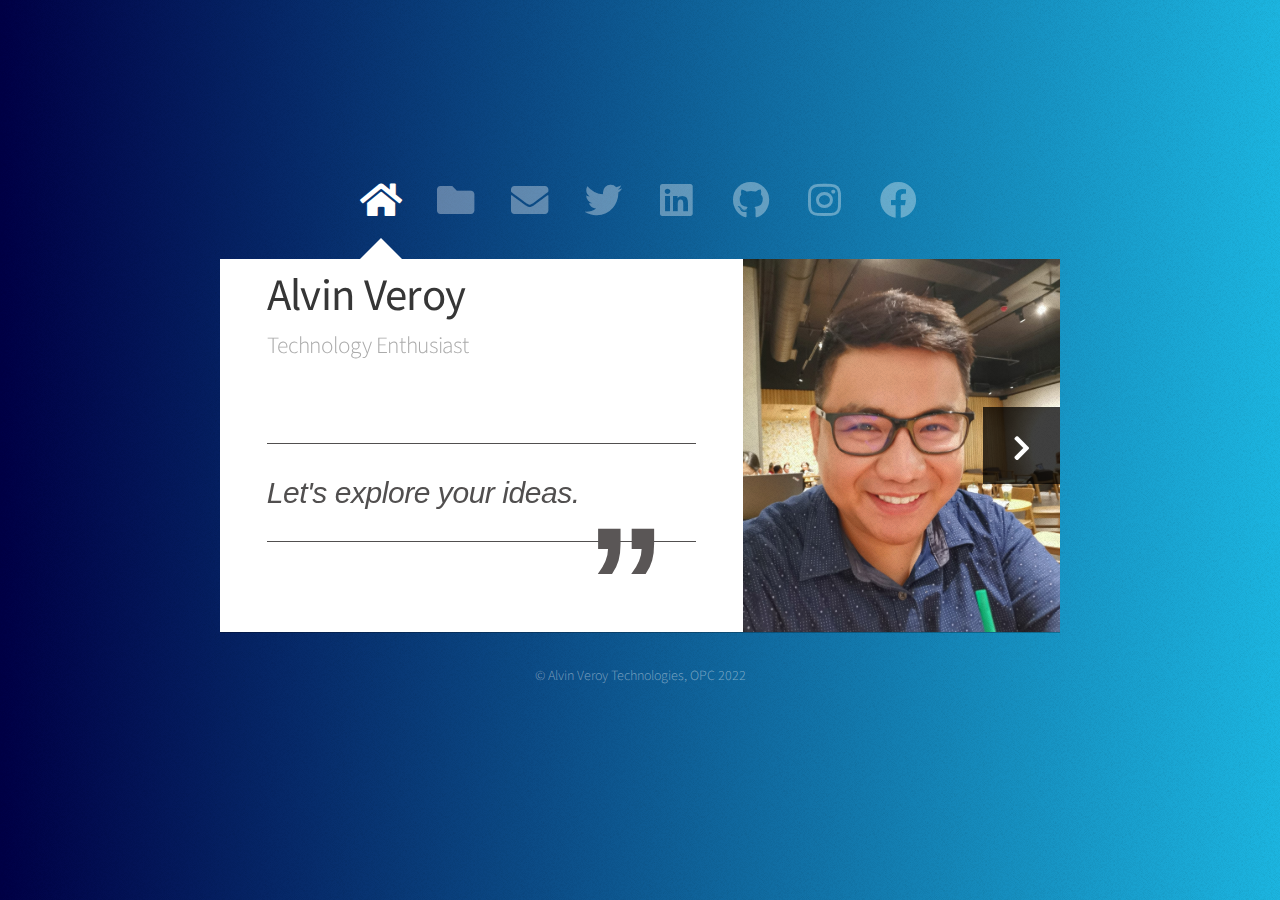
<file: index.html>
<!DOCTYPE HTML>
<html>
	<head>
		<!-- Global site tag (gtag.js) - Google Analytics -->
		<script async src="https://www.googletagmanager.com/gtag/js?id=UA-135917885-1"></script>
		<script>
  			window.dataLayer = window.dataLayer || [];
  			function gtag(){dataLayer.push(arguments);}
  			gtag('js', new Date());

  			gtag('config', 'UA-135917885-1');
		</script>

		<title>Alvin Veroy - Technology Enthusiast</title>
		<meta charset="utf-8" />
		<meta name="viewport" content="width=device-width, initial-scale=1, user-scalable=no" />
		<meta name="description" content="Alvin Veroy is a technology leader who has guided his clients through complex implementation projects. His passion for innovation led him to co-found several start-ups and solutions.">

		<meta property="og:locale" content="en_US" />
		<meta property="og:site_name" content="Alvin Veroy" />
		<meta property="og:title" content="Alvin Veroy - Technology Enthusiast" />
		<meta property="og:url" content="https://alvin.tech" />
		<meta property="og:type" content="website" />
		<meta property="og:description" content="Alvin Veroy is a technology leader who has guided his clients through complex implementation projects. His passion for innovation led him to co-found several start-ups and solutions." />
		<meta property="og:image" content="https://github.com/alvinveroy/alvinveroy.github.io/raw/master/images/me.jpg" />
		<meta property="fb:app_id" content="1867888206773479" />

		<meta name="twitter:card" content="summary" />
		<meta name="twitter:site" content="@AlvinVeroy" />
		<meta name="twitter:title" content="Alvin Veroy - Technology Enthusiast" />
		<meta name="twitter:url" content="https://alvin.tech" />
		<meta name="twitter:description" content="Alvin Veroy is a technology leader who has guided his clients through complex implementation projects. His passion for innovation led him to co-found several start-ups and solutions." />
		<meta name="twitter:image" content="https://github.com/alvinveroy/alvinveroy.github.io/raw/master/images/me.jpg" />

		<link rel="stylesheet" href="assets/css/main.css" />
		<noscript><link rel="stylesheet" href="assets/css/noscript.css" /></noscript>
	</head>
	<body class="is-preload">

		<!-- Wrapper-->
			<div id="wrapper">

				<!-- Nav -->
					<nav id="nav">
						<a href="#" class="icon solid fa-home"><span>Home</span></a>
						<a href="#work" class="icon solid fa-folder"><span>Work</span></a>
						<a href="#contact" class="icon solid fa-envelope"><span>Contact</span></a>
						<a href="https://twitter.com/AlvinVeroy" class="icon brands fa-twitter"><span>Twitter</span></a>
						<a href="https://www.linkedin.com/in/alvinveroy/" class="icon brands fa-linkedin"><span>LinkedIn</span></a>
						<a href="https://github.com/alvinveroy" class="icon brands fa-github"><span>Github</span></a>
						<a href="https://www.instagram.com/alvinveroy/" class="icon brands fa-instagram"><span>Instagram</span></a>
						<a href="https://www.facebook.com/alvinveroy.tech" class="icon brands fa-facebook"><span>Facebook</span></a>
					</nav>

				<!-- Main -->
					<div id="main">

						<!-- Me -->
							<article id="home" class="panel intro">
								<header>
									<h1>Alvin Veroy</h1>
									<p>Technology Enthusiast</p>
									<div class="blockquote-wrapper">
										<div class="blockquote">
										  <h1>
											Let's explore your ideas.
										   </h1>
										</div>
									  </div>
								</header>
								<a href="#work" class="jumplink pic">
									<span class="arrow icon solid fa-chevron-right"><span>See my work</span></span>
									<img src="images/me.jpg" alt="" />
								</a>
							</article>

						<!-- Work -->
							<article id="work" class="panel">
								<header>
									<h2>Work</h2>
								</header>
								<p>
									Phasellus enim sapien, blandit ullamcorper elementum eu, condimentum eu elit.
									Vestibulum ante ipsum primis in faucibus orci luctus et ultrices posuere cubilia
									luctus elit eget interdum.
								</p>
								<section>
									<div class="row">
										<div class="col-4 col-6-medium col-12-small">
											<a href="#" class="image fit"><img src="images/pic01.jpg" alt=""></a>
										</div>
										<div class="col-4 col-6-medium col-12-small">
											<a href="#" class="image fit"><img src="images/pic02.jpg" alt=""></a>
										</div>
										<div class="col-4 col-6-medium col-12-small">
											<a href="#" class="image fit"><img src="images/pic03.jpg" alt=""></a>
										</div>
										<div class="col-4 col-6-medium col-12-small">
											<a href="#" class="image fit"><img src="images/pic04.jpg" alt=""></a>
										</div>
										<div class="col-4 col-6-medium col-12-small">
											<a href="#" class="image fit"><img src="images/pic05.jpg" alt=""></a>
										</div>
										<div class="col-4 col-6-medium col-12-small">
											<a href="#" class="image fit"><img src="images/pic06.jpg" alt=""></a>
										</div>
										<div class="col-4 col-6-medium col-12-small">
											<a href="#" class="image fit"><img src="images/pic07.jpg" alt=""></a>
										</div>
										<div class="col-4 col-6-medium col-12-small">
											<a href="#" class="image fit"><img src="images/pic08.jpg" alt=""></a>
										</div>
										<div class="col-4 col-6-medium col-12-small">
											<a href="#" class="image fit"><img src="images/pic09.jpg" alt=""></a>
										</div>
										<div class="col-4 col-6-medium col-12-small">
											<a href="#" class="image fit"><img src="images/pic10.jpg" alt=""></a>
										</div>
										<div class="col-4 col-6-medium col-12-small">
											<a href="#" class="image fit"><img src="images/pic11.jpg" alt=""></a>
										</div>
										<div class="col-4 col-6-medium col-12-small">
											<a href="#" class="image fit"><img src="images/pic12.jpg" alt=""></a>
										</div>
									</div>
								</section>
							</article>

						<!-- Contact -->
							<article id="contact" class="panel">
								<header>
									<h2>Contact Me</h2>
								</header>
								<!-- Calendly inline widget begin -->
								<div class="calendly-inline-widget" data-url="https://calendly.com/alvinveroy" style="min-width:320px;height:630px;"></div>
								<script type="text/javascript" src="https://assets.calendly.com/assets/external/widget.js" async></script>
								<!-- Calendly inline widget end -->
							</article>

					</div>

				<!-- Footer -->
					<div id="footer">
						<ul class="copyright">
							<li>&copy; Alvin Veroy Technologies, OPC 2022</li>
						</ul>
					</div>

			</div>

		<!-- Scripts -->
			<script src="assets/js/jquery.min.js"></script>
			<script src="assets/js/browser.min.js"></script>
			<script src="assets/js/breakpoints.min.js"></script>
			<script src="assets/js/util.js"></script>
			<script src="assets/js/main.js"></script>

	</body>
</html>
</file>
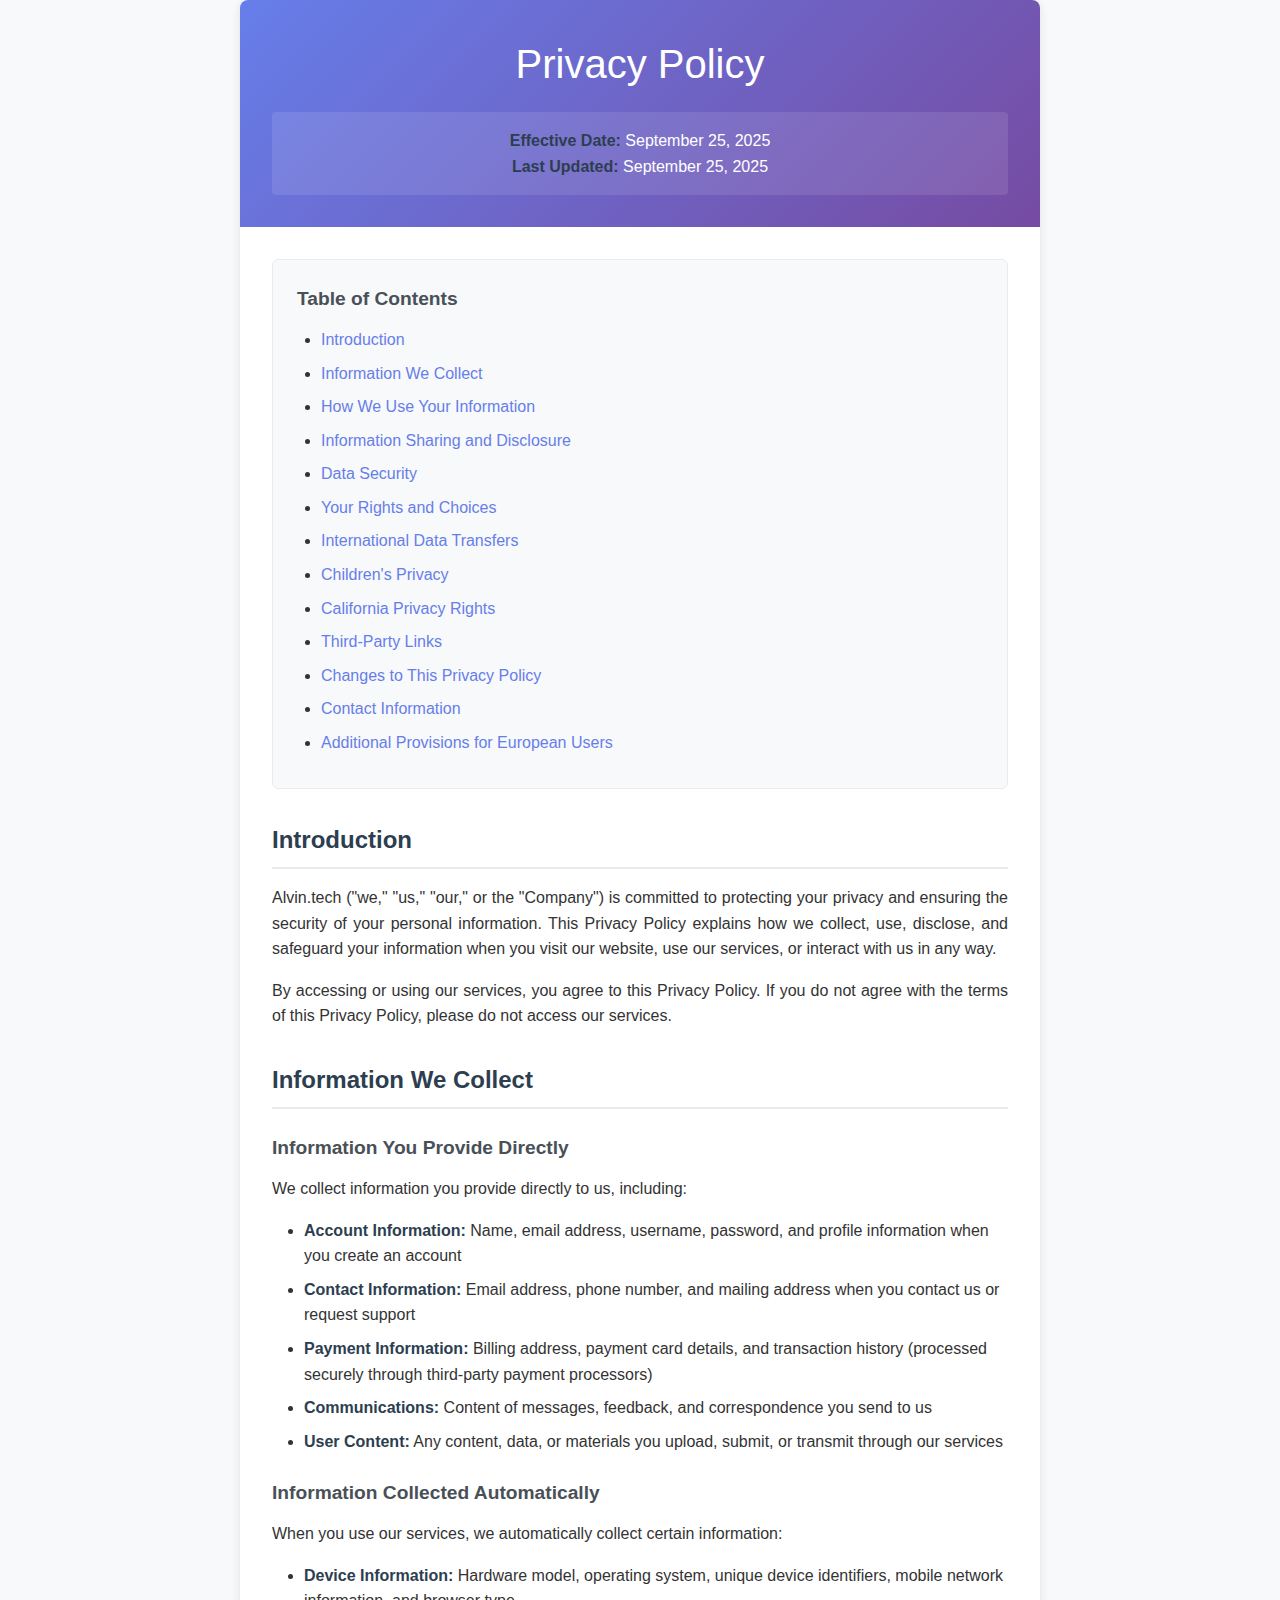
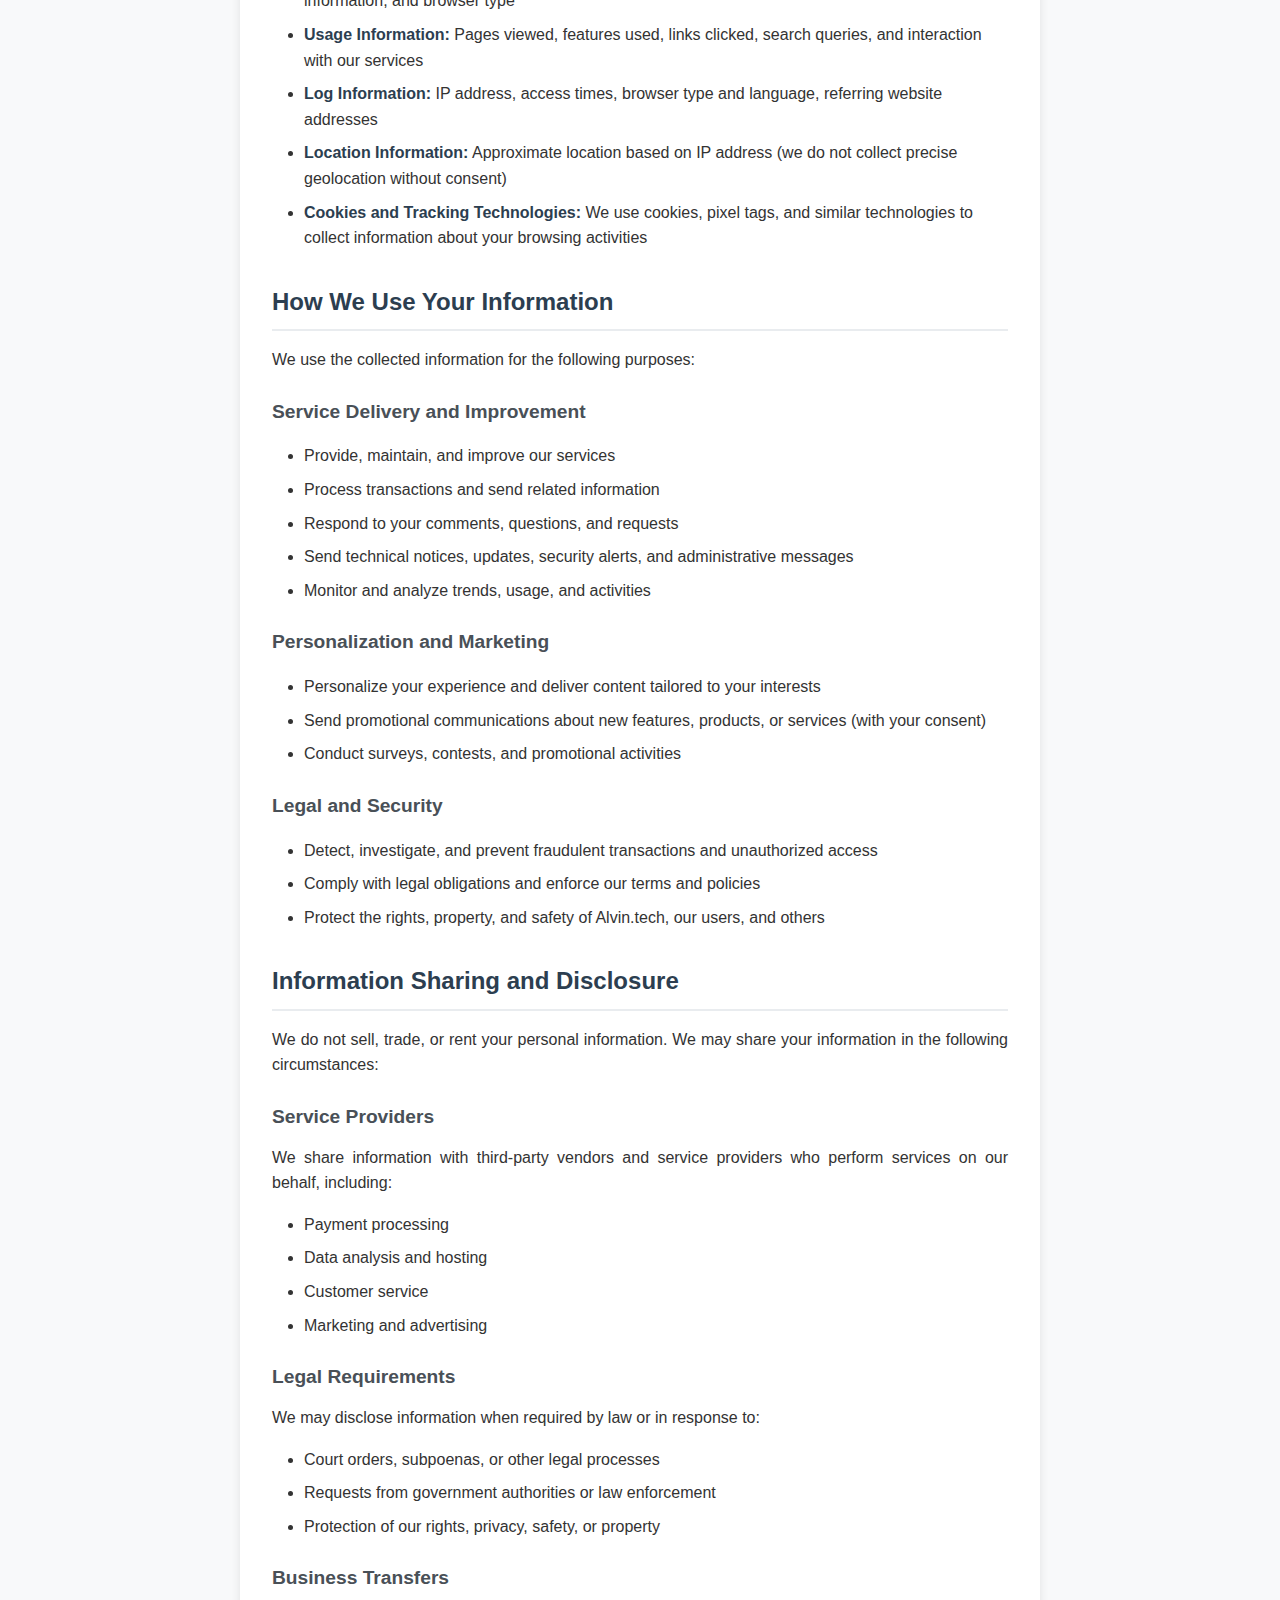
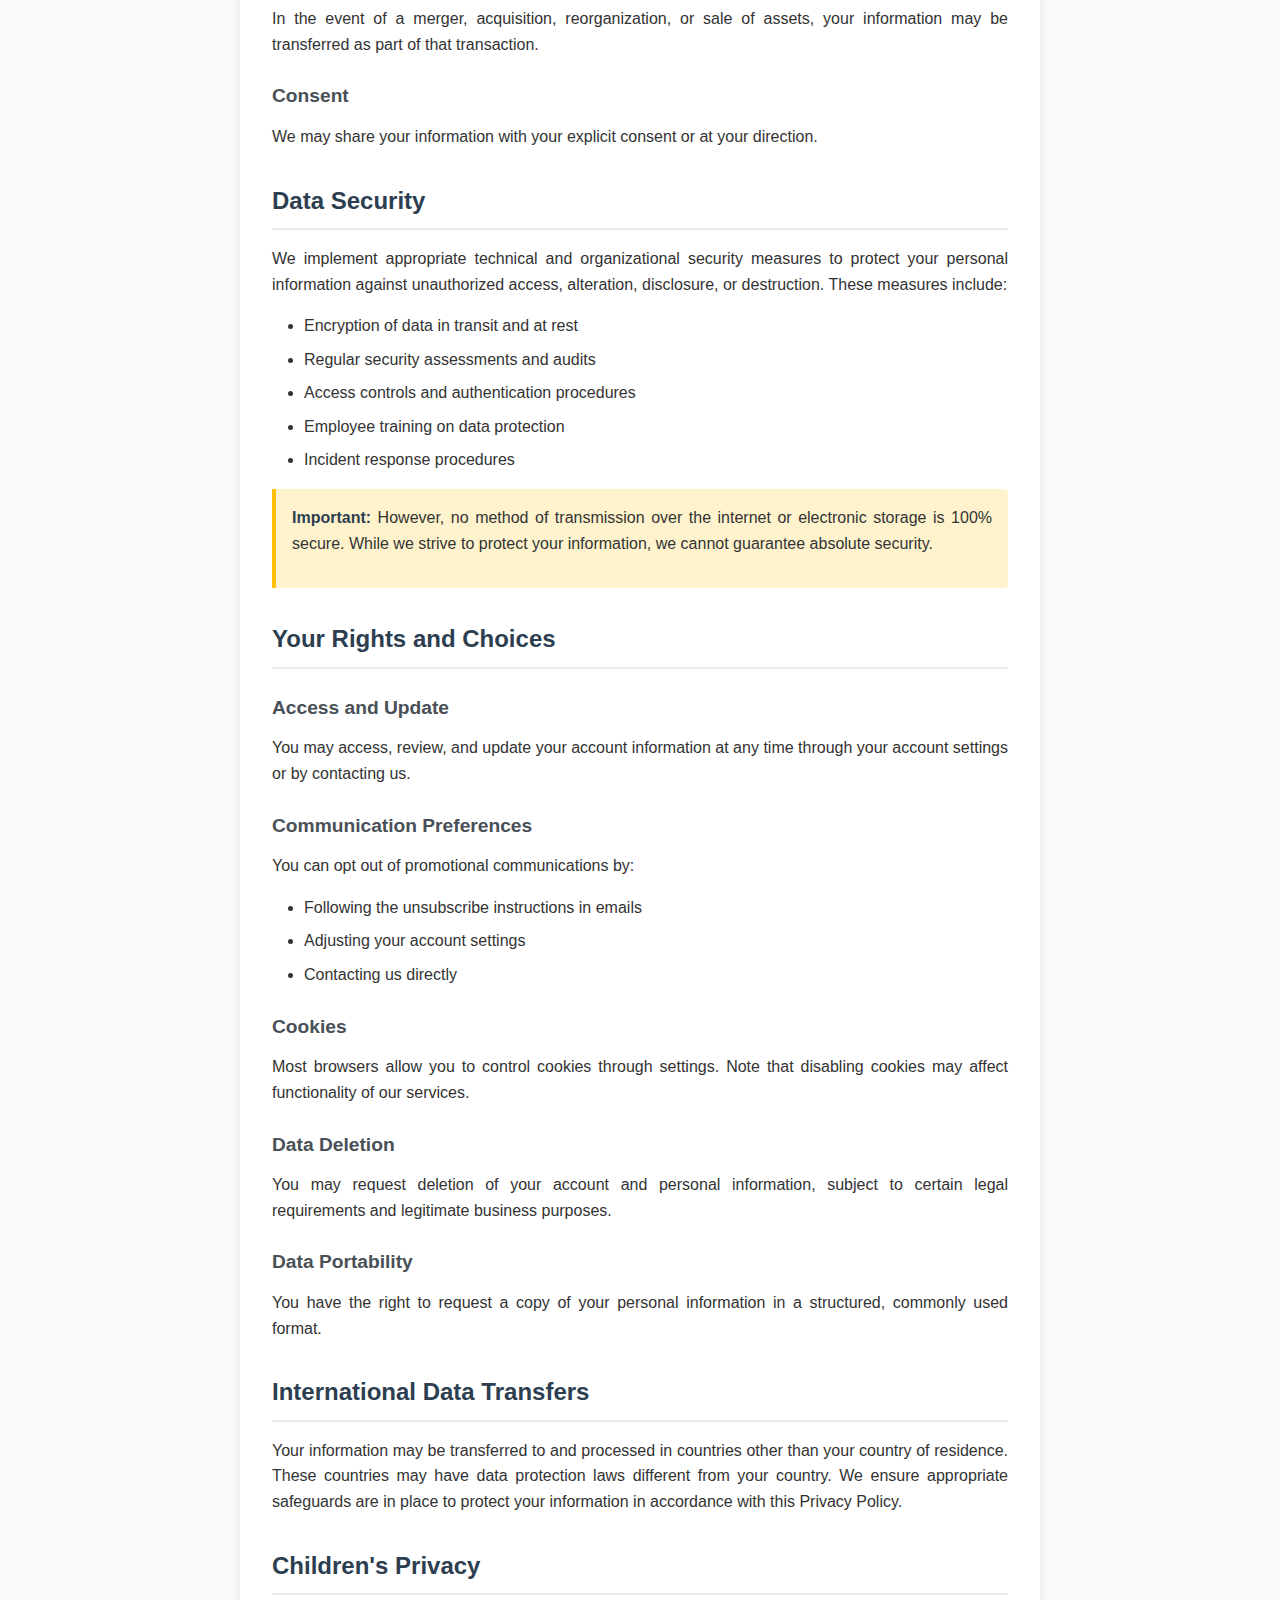
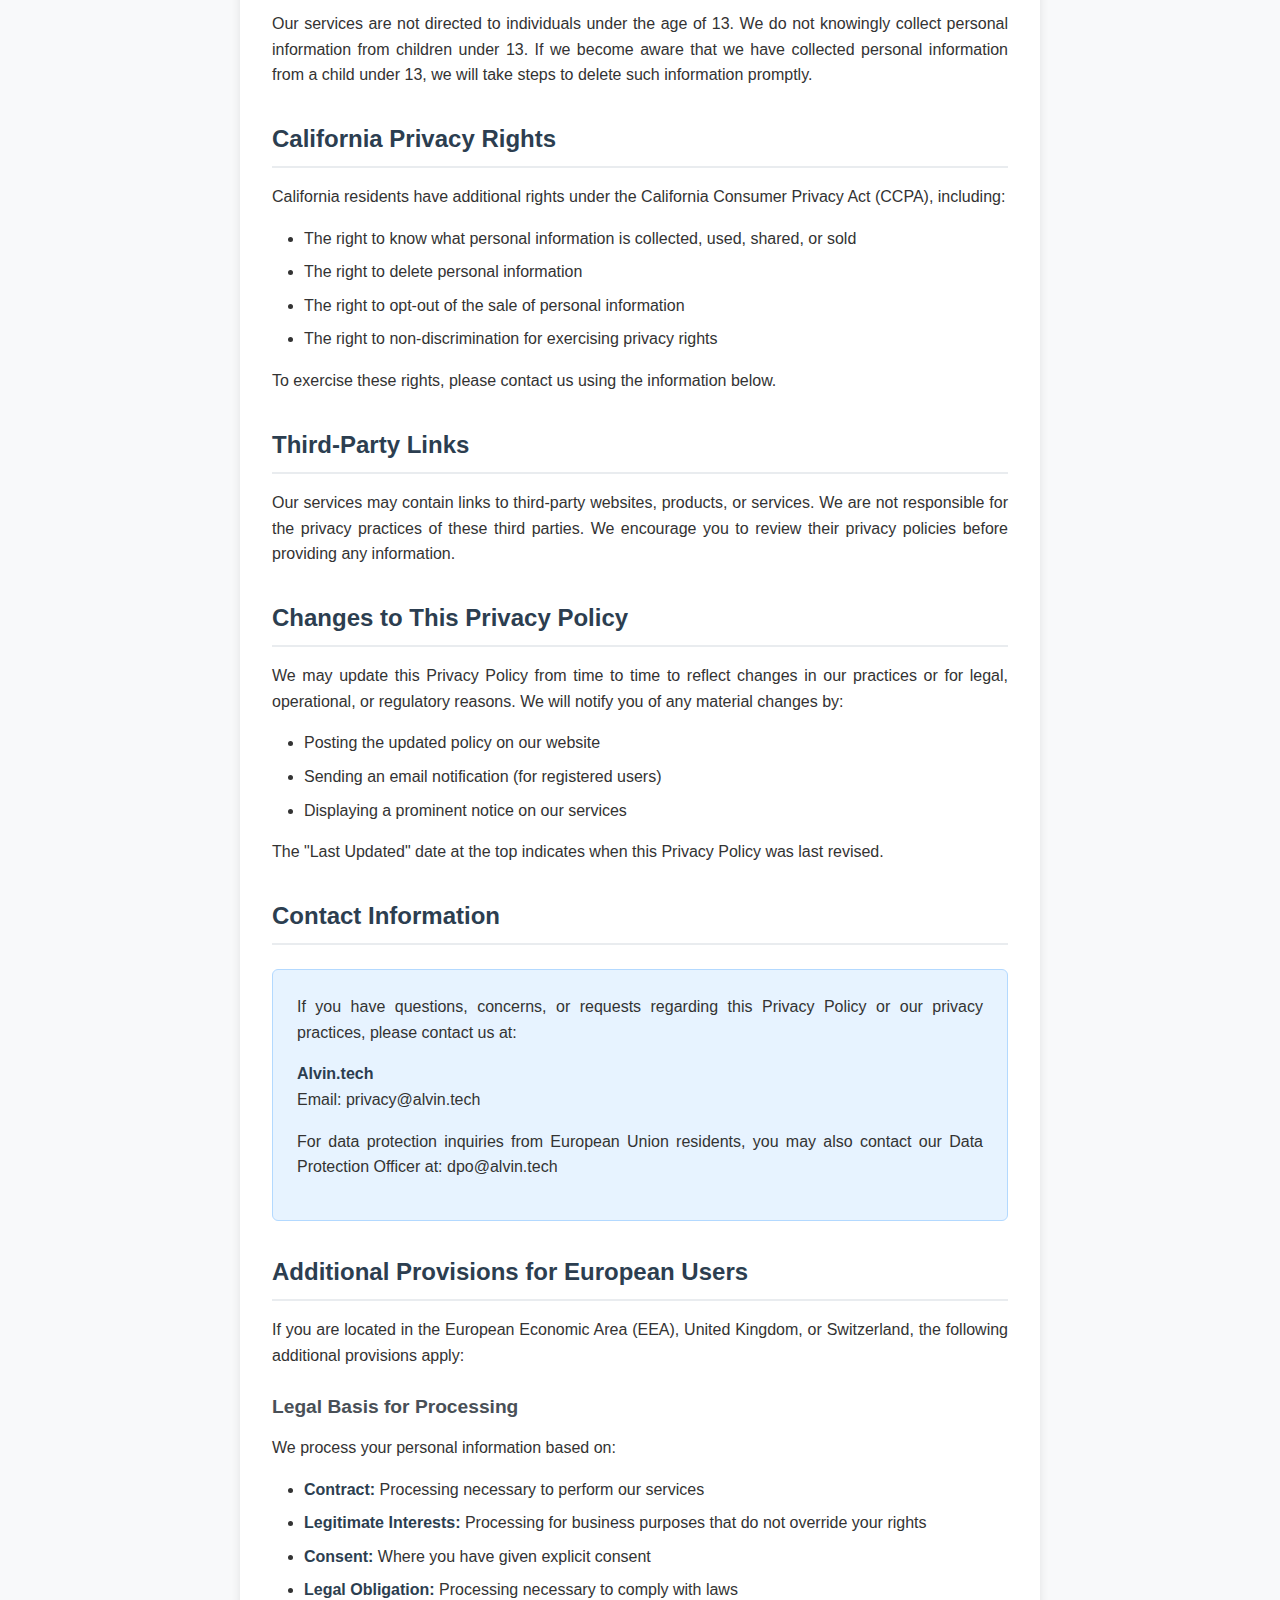
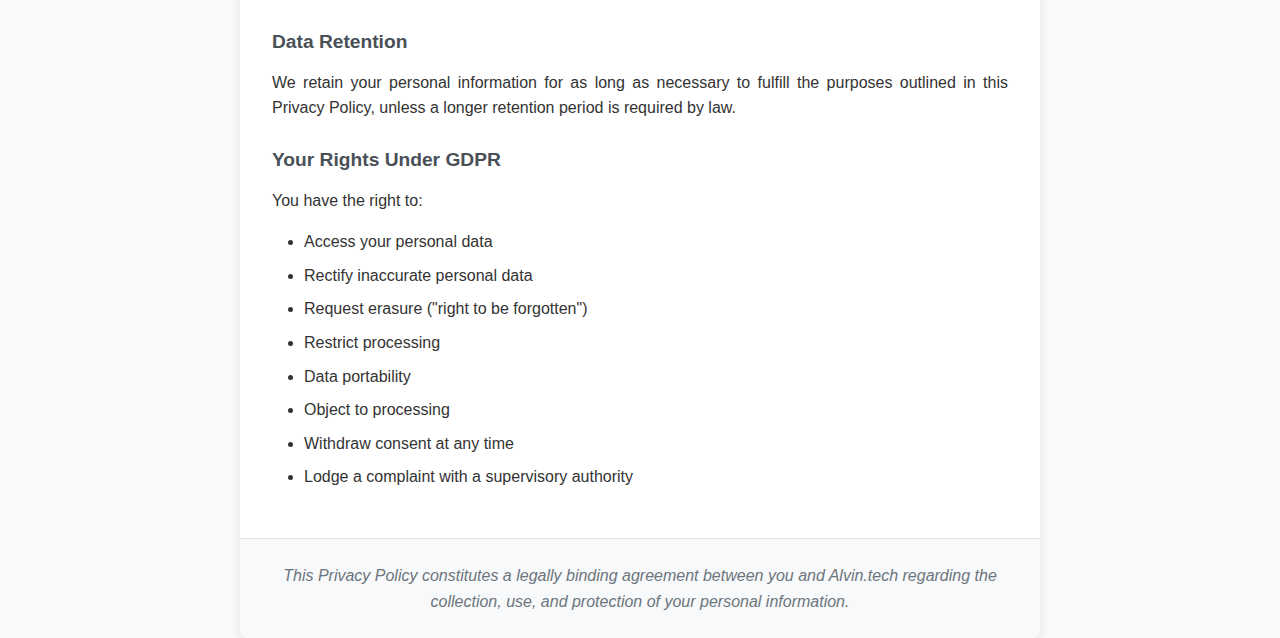
<file: privacy.html>
<!DOCTYPE html>
<html lang="en">
<head>
    <meta charset="UTF-8">
    <meta name="viewport" content="width=device-width, initial-scale=1.0">
    <title>Privacy Policy - Alvin.tech</title>
    <style>
        * {
            margin: 0;
            padding: 0;
            box-sizing: border-box;
        }

        body {
            font-family: -apple-system, BlinkMacSystemFont, 'Segoe UI', Roboto, Oxygen, Ubuntu, Cantarell, sans-serif;
            line-height: 1.6;
            color: #333;
            background-color: #f8f9fa;
        }

        .container {
            max-width: 800px;
            margin: 0 auto;
            background: white;
            box-shadow: 0 2px 10px rgba(0,0,0,0.1);
            border-radius: 8px;
            overflow: hidden;
        }

        .header {
            background: linear-gradient(135deg, #667eea 0%, #764ba2 100%);
            color: white;
            padding: 2rem;
            text-align: center;
        }

        .header h1 {
            font-size: 2.5rem;
            margin-bottom: 0.5rem;
            font-weight: 300;
        }

        .dates {
            background-color: rgba(255,255,255,0.1);
            padding: 1rem;
            border-radius: 4px;
            margin-top: 1rem;
        }

        .content {
            padding: 2rem;
        }

        h2 {
            color: #2c3e50;
            font-size: 1.5rem;
            margin: 2rem 0 1rem 0;
            padding-bottom: 0.5rem;
            border-bottom: 2px solid #e9ecef;
        }

        h3 {
            color: #495057;
            font-size: 1.2rem;
            margin: 1.5rem 0 0.75rem 0;
        }

        p {
            margin-bottom: 1rem;
            text-align: justify;
        }

        ul, ol {
            margin: 1rem 0;
            padding-left: 2rem;
        }

        li {
            margin-bottom: 0.5rem;
        }

        strong {
            color: #2c3e50;
            font-weight: 600;
        }

        .highlight {
            background-color: #fff3cd;
            border-left: 4px solid #ffc107;
            padding: 1rem;
            margin: 1rem 0;
            border-radius: 0 4px 4px 0;
        }

        .contact-box {
            background-color: #e7f3ff;
            border: 1px solid #b3d9ff;
            padding: 1.5rem;
            border-radius: 6px;
            margin: 1.5rem 0;
        }

        .footer {
            background-color: #f8f9fa;
            padding: 1.5rem 2rem;
            border-top: 1px solid #dee2e6;
            font-style: italic;
            color: #6c757d;
            text-align: center;
        }

        .toc {
            background-color: #f8f9fa;
            padding: 1.5rem;
            margin-bottom: 2rem;
            border-radius: 6px;
            border: 1px solid #e9ecef;
        }

        .toc h3 {
            margin-top: 0;
            color: #495057;
        }

        .toc ul {
            margin: 0;
            padding-left: 1.5rem;
        }

        .toc a {
            color: #667eea;
            text-decoration: none;
        }

        .toc a:hover {
            text-decoration: underline;
        }

        @media (max-width: 768px) {
            .container {
                margin: 10px;
                border-radius: 0;
            }
            
            .header {
                padding: 1.5rem;
            }
            
            .header h1 {
                font-size: 2rem;
            }
            
            .content {
                padding: 1.5rem;
            }
        }
    </style>
</head>
<body>
    <div class="container">
        <header class="header">
            <h1>Privacy Policy</h1>
            <div class="dates">
                <strong>Effective Date:</strong> September 25, 2025<br>
                <strong>Last Updated:</strong> September 25, 2025
            </div>
        </header>

        <div class="content">
            <div class="toc">
                <h3>Table of Contents</h3>
                <ul>
                    <li><a href="#introduction">Introduction</a></li>
                    <li><a href="#information-we-collect">Information We Collect</a></li>
                    <li><a href="#how-we-use">How We Use Your Information</a></li>
                    <li><a href="#information-sharing">Information Sharing and Disclosure</a></li>
                    <li><a href="#data-security">Data Security</a></li>
                    <li><a href="#your-rights">Your Rights and Choices</a></li>
                    <li><a href="#international-transfers">International Data Transfers</a></li>
                    <li><a href="#childrens-privacy">Children's Privacy</a></li>
                    <li><a href="#california-rights">California Privacy Rights</a></li>
                    <li><a href="#third-party-links">Third-Party Links</a></li>
                    <li><a href="#changes">Changes to This Privacy Policy</a></li>
                    <li><a href="#contact">Contact Information</a></li>
                    <li><a href="#european-users">Additional Provisions for European Users</a></li>
                </ul>
            </div>

            <section id="introduction">
                <h2>Introduction</h2>
                <p>Alvin.tech ("we," "us," "our," or the "Company") is committed to protecting your privacy and ensuring the security of your personal information. This Privacy Policy explains how we collect, use, disclose, and safeguard your information when you visit our website, use our services, or interact with us in any way.</p>
                <p>By accessing or using our services, you agree to this Privacy Policy. If you do not agree with the terms of this Privacy Policy, please do not access our services.</p>
            </section>

            <section id="information-we-collect">
                <h2>Information We Collect</h2>
                
                <h3>Information You Provide Directly</h3>
                <p>We collect information you provide directly to us, including:</p>
                <ul>
                    <li><strong>Account Information:</strong> Name, email address, username, password, and profile information when you create an account</li>
                    <li><strong>Contact Information:</strong> Email address, phone number, and mailing address when you contact us or request support</li>
                    <li><strong>Payment Information:</strong> Billing address, payment card details, and transaction history (processed securely through third-party payment processors)</li>
                    <li><strong>Communications:</strong> Content of messages, feedback, and correspondence you send to us</li>
                    <li><strong>User Content:</strong> Any content, data, or materials you upload, submit, or transmit through our services</li>
                </ul>

                <h3>Information Collected Automatically</h3>
                <p>When you use our services, we automatically collect certain information:</p>
                <ul>
                    <li><strong>Device Information:</strong> Hardware model, operating system, unique device identifiers, mobile network information, and browser type</li>
                    <li><strong>Usage Information:</strong> Pages viewed, features used, links clicked, search queries, and interaction with our services</li>
                    <li><strong>Log Information:</strong> IP address, access times, browser type and language, referring website addresses</li>
                    <li><strong>Location Information:</strong> Approximate location based on IP address (we do not collect precise geolocation without consent)</li>
                    <li><strong>Cookies and Tracking Technologies:</strong> We use cookies, pixel tags, and similar technologies to collect information about your browsing activities</li>
                </ul>
            </section>

            <section id="how-we-use">
                <h2>How We Use Your Information</h2>
                <p>We use the collected information for the following purposes:</p>

                <h3>Service Delivery and Improvement</h3>
                <ul>
                    <li>Provide, maintain, and improve our services</li>
                    <li>Process transactions and send related information</li>
                    <li>Respond to your comments, questions, and requests</li>
                    <li>Send technical notices, updates, security alerts, and administrative messages</li>
                    <li>Monitor and analyze trends, usage, and activities</li>
                </ul>

                <h3>Personalization and Marketing</h3>
                <ul>
                    <li>Personalize your experience and deliver content tailored to your interests</li>
                    <li>Send promotional communications about new features, products, or services (with your consent)</li>
                    <li>Conduct surveys, contests, and promotional activities</li>
                </ul>

                <h3>Legal and Security</h3>
                <ul>
                    <li>Detect, investigate, and prevent fraudulent transactions and unauthorized access</li>
                    <li>Comply with legal obligations and enforce our terms and policies</li>
                    <li>Protect the rights, property, and safety of Alvin.tech, our users, and others</li>
                </ul>
            </section>

            <section id="information-sharing">
                <h2>Information Sharing and Disclosure</h2>
                <p>We do not sell, trade, or rent your personal information. We may share your information in the following circumstances:</p>

                <h3>Service Providers</h3>
                <p>We share information with third-party vendors and service providers who perform services on our behalf, including:</p>
                <ul>
                    <li>Payment processing</li>
                    <li>Data analysis and hosting</li>
                    <li>Customer service</li>
                    <li>Marketing and advertising</li>
                </ul>

                <h3>Legal Requirements</h3>
                <p>We may disclose information when required by law or in response to:</p>
                <ul>
                    <li>Court orders, subpoenas, or other legal processes</li>
                    <li>Requests from government authorities or law enforcement</li>
                    <li>Protection of our rights, privacy, safety, or property</li>
                </ul>

                <h3>Business Transfers</h3>
                <p>In the event of a merger, acquisition, reorganization, or sale of assets, your information may be transferred as part of that transaction.</p>

                <h3>Consent</h3>
                <p>We may share your information with your explicit consent or at your direction.</p>
            </section>

            <section id="data-security">
                <h2>Data Security</h2>
                <p>We implement appropriate technical and organizational security measures to protect your personal information against unauthorized access, alteration, disclosure, or destruction. These measures include:</p>
                <ul>
                    <li>Encryption of data in transit and at rest</li>
                    <li>Regular security assessments and audits</li>
                    <li>Access controls and authentication procedures</li>
                    <li>Employee training on data protection</li>
                    <li>Incident response procedures</li>
                </ul>
                <div class="highlight">
                    <p><strong>Important:</strong> However, no method of transmission over the internet or electronic storage is 100% secure. While we strive to protect your information, we cannot guarantee absolute security.</p>
                </div>
            </section>

            <section id="your-rights">
                <h2>Your Rights and Choices</h2>

                <h3>Access and Update</h3>
                <p>You may access, review, and update your account information at any time through your account settings or by contacting us.</p>

                <h3>Communication Preferences</h3>
                <p>You can opt out of promotional communications by:</p>
                <ul>
                    <li>Following the unsubscribe instructions in emails</li>
                    <li>Adjusting your account settings</li>
                    <li>Contacting us directly</li>
                </ul>

                <h3>Cookies</h3>
                <p>Most browsers allow you to control cookies through settings. Note that disabling cookies may affect functionality of our services.</p>

                <h3>Data Deletion</h3>
                <p>You may request deletion of your account and personal information, subject to certain legal requirements and legitimate business purposes.</p>

                <h3>Data Portability</h3>
                <p>You have the right to request a copy of your personal information in a structured, commonly used format.</p>
            </section>

            <section id="international-transfers">
                <h2>International Data Transfers</h2>
                <p>Your information may be transferred to and processed in countries other than your country of residence. These countries may have data protection laws different from your country. We ensure appropriate safeguards are in place to protect your information in accordance with this Privacy Policy.</p>
            </section>

            <section id="childrens-privacy">
                <h2>Children's Privacy</h2>
                <p>Our services are not directed to individuals under the age of 13. We do not knowingly collect personal information from children under 13. If we become aware that we have collected personal information from a child under 13, we will take steps to delete such information promptly.</p>
            </section>

            <section id="california-rights">
                <h2>California Privacy Rights</h2>
                <p>California residents have additional rights under the California Consumer Privacy Act (CCPA), including:</p>
                <ul>
                    <li>The right to know what personal information is collected, used, shared, or sold</li>
                    <li>The right to delete personal information</li>
                    <li>The right to opt-out of the sale of personal information</li>
                    <li>The right to non-discrimination for exercising privacy rights</li>
                </ul>
                <p>To exercise these rights, please contact us using the information below.</p>
            </section>

            <section id="third-party-links">
                <h2>Third-Party Links</h2>
                <p>Our services may contain links to third-party websites, products, or services. We are not responsible for the privacy practices of these third parties. We encourage you to review their privacy policies before providing any information.</p>
            </section>

            <section id="changes">
                <h2>Changes to This Privacy Policy</h2>
                <p>We may update this Privacy Policy from time to time to reflect changes in our practices or for legal, operational, or regulatory reasons. We will notify you of any material changes by:</p>
                <ul>
                    <li>Posting the updated policy on our website</li>
                    <li>Sending an email notification (for registered users)</li>
                    <li>Displaying a prominent notice on our services</li>
                </ul>
                <p>The "Last Updated" date at the top indicates when this Privacy Policy was last revised.</p>
            </section>

            <section id="contact">
                <h2>Contact Information</h2>
                <div class="contact-box">
                    <p>If you have questions, concerns, or requests regarding this Privacy Policy or our privacy practices, please contact us at:</p>
                    <p><strong>Alvin.tech</strong><br>
                    Email: privacy@alvin.tech</p>
                    <p>For data protection inquiries from European Union residents, you may also contact our Data Protection Officer at: dpo@alvin.tech</p>
                </div>
            </section>

            <section id="european-users">
                <h2>Additional Provisions for European Users</h2>
                <p>If you are located in the European Economic Area (EEA), United Kingdom, or Switzerland, the following additional provisions apply:</p>

                <h3>Legal Basis for Processing</h3>
                <p>We process your personal information based on:</p>
                <ul>
                    <li><strong>Contract:</strong> Processing necessary to perform our services</li>
                    <li><strong>Legitimate Interests:</strong> Processing for business purposes that do not override your rights</li>
                    <li><strong>Consent:</strong> Where you have given explicit consent</li>
                    <li><strong>Legal Obligation:</strong> Processing necessary to comply with laws</li>
                </ul>

                <h3>Data Retention</h3>
                <p>We retain your personal information for as long as necessary to fulfill the purposes outlined in this Privacy Policy, unless a longer retention period is required by law.</p>

                <h3>Your Rights Under GDPR</h3>
                <p>You have the right to:</p>
                <ul>
                    <li>Access your personal data</li>
                    <li>Rectify inaccurate personal data</li>
                    <li>Request erasure ("right to be forgotten")</li>
                    <li>Restrict processing</li>
                    <li>Data portability</li>
                    <li>Object to processing</li>
                    <li>Withdraw consent at any time</li>
                    <li>Lodge a complaint with a supervisory authority</li>
                </ul>
            </section>
        </div>

        <footer class="footer">
            This Privacy Policy constitutes a legally binding agreement between you and Alvin.tech regarding the collection, use, and protection of your personal information.
        </footer>
    </div>
</body>
</html>
</file>
<file: assets/css/noscript.css>
/*
	Astral by HTML5 UP
	html5up.net | @ajlkn
	Free for personal and commercial use under the CCA 3.0 license (html5up.net/license)
*/

/* Wrapper */

	#wrapper {
		opacity: 1 !important;
	}

/* Nav */

	#nav a {
		opacity: 1.0;
	}

		#nav a:before, #nav a:after {
			display: none;
		}

		#nav a span {
			top: 0;
			opacity: 1.0;
		}

			#nav a span:after {
				display: none;
			}

/* Main */

	#main {
		background: none;
		box-shadow: none;
	}

		#main > .panel {
			background: #ffffff;
			margin-bottom: 2em;
		}

			#main > .panel:last-child {
				margin-bottom: 0;
			}
</file>
<file: assets/css/main.css>
@import url("https://fonts.googleapis.com/css?family=Source+Sans+Pro:300,400,300italic,400italic");
@import url("fontawesome-all.min.css");

/*
	Astral by HTML5 UP
	html5up.net | @ajlkn
	Free for personal and commercial use under the CCA 3.0 license (html5up.net/license)
*/

html, body, div, span, applet, object,
iframe, h1, h2, h3, h4, h5, h6, p, blockquote,
pre, a, abbr, acronym, address, big, cite,
code, del, dfn, em, img, ins, kbd, q, s, samp,
small, strike, strong, sub, sup, tt, var, b,
u, i, center, dl, dt, dd, ol, ul, li, fieldset,
form, label, legend, table, caption, tbody,
tfoot, thead, tr, th, td, article, aside,
canvas, details, embed, figure, figcaption,
footer, header, hgroup, menu, nav, output, ruby,
section, summary, time, mark, audio, video {
	margin: 0;
	padding: 0;
	border: 0;
	font-size: 100%;
	font: inherit;
	vertical-align: baseline;}

article, aside, details, figcaption, figure,
footer, header, hgroup, menu, nav, section {
	display: block;}

body {
	line-height: 1;
}

ol, ul {
	list-style: none;
}

blockquote, q {
	quotes: none;
}

	blockquote:before, blockquote:after, q:before, q:after {
		content: '';
		content: none;
	}

table {
	border-collapse: collapse;
	border-spacing: 0;
}

body {
	-webkit-text-size-adjust: none;
}

mark {
	background-color: transparent;
	color: inherit;
}

input::-moz-focus-inner {
	border: 0;
	padding: 0;
}

input, select, textarea {
	-moz-appearance: none;
	-webkit-appearance: none;
	-ms-appearance: none;
	appearance: none;
}

/* Row */

	.row {
		display: flex;
		flex-wrap: wrap;
		box-sizing: border-box;
		align-items: stretch;
	}

		.row > * {
			box-sizing: border-box;
		}

		.row.gtr-uniform > * > :last-child {
			margin-bottom: 0;
		}

		.row.aln-left {
			justify-content: flex-start;
		}

		.row.aln-center {
			justify-content: center;
		}

		.row.aln-right {
			justify-content: flex-end;
		}

		.row.aln-top {
			align-items: flex-start;
		}

		.row.aln-middle {
			align-items: center;
		}

		.row.aln-bottom {
			align-items: flex-end;
		}

		.row > .imp {
			order: -1;
		}

		.row > .col-1 {
			width: 8.33333%;
		}

		.row > .off-1 {
			margin-left: 8.33333%;
		}

		.row > .col-2 {
			width: 16.66667%;
		}

		.row > .off-2 {
			margin-left: 16.66667%;
		}

		.row > .col-3 {
			width: 25%;
		}

		.row > .off-3 {
			margin-left: 25%;
		}

		.row > .col-4 {
			width: 33.33333%;
		}

		.row > .off-4 {
			margin-left: 33.33333%;
		}

		.row > .col-5 {
			width: 41.66667%;
		}

		.row > .off-5 {
			margin-left: 41.66667%;
		}

		.row > .col-6 {
			width: 50%;
		}

		.row > .off-6 {
			margin-left: 50%;
		}

		.row > .col-7 {
			width: 58.33333%;
		}

		.row > .off-7 {
			margin-left: 58.33333%;
		}

		.row > .col-8 {
			width: 66.66667%;
		}

		.row > .off-8 {
			margin-left: 66.66667%;
		}

		.row > .col-9 {
			width: 75%;
		}

		.row > .off-9 {
			margin-left: 75%;
		}

		.row > .col-10 {
			width: 83.33333%;
		}

		.row > .off-10 {
			margin-left: 83.33333%;
		}

		.row > .col-11 {
			width: 91.66667%;
		}

		.row > .off-11 {
			margin-left: 91.66667%;
		}

		.row > .col-12 {
			width: 100%;
		}

		.row > .off-12 {
			margin-left: 100%;
		}

		.row.gtr-0 {
			margin-top: 0em;
			margin-left: 0em;
		}

			.row.gtr-0 > * {
				padding: 0em 0 0 0em;
			}

			.row.gtr-0.gtr-uniform {
				margin-top: 0em;
			}

				.row.gtr-0.gtr-uniform > * {
					padding-top: 0em;
				}

		.row.gtr-25 {
			margin-top: -0.3125em;
			margin-left: -0.3125em;
		}

			.row.gtr-25 > * {
				padding: 0.3125em 0 0 0.3125em;
			}

			.row.gtr-25.gtr-uniform {
				margin-top: -0.3125em;
			}

				.row.gtr-25.gtr-uniform > * {
					padding-top: 0.3125em;
				}

		.row.gtr-50 {
			margin-top: -0.625em;
			margin-left: -0.625em;
		}

			.row.gtr-50 > * {
				padding: 0.625em 0 0 0.625em;
			}

			.row.gtr-50.gtr-uniform {
				margin-top: -0.625em;
			}

				.row.gtr-50.gtr-uniform > * {
					padding-top: 0.625em;
				}

		.row {
			margin-top: -1.25em;
			margin-left: -1.25em;
		}

			.row > * {
				padding: 1.25em 0 0 1.25em;
			}

			.row.gtr-uniform {
				margin-top: -1.25em;
			}

				.row.gtr-uniform > * {
					padding-top: 1.25em;
				}

		.row.gtr-150 {
			margin-top: -1.875em;
			margin-left: -1.875em;
		}

			.row.gtr-150 > * {
				padding: 1.875em 0 0 1.875em;
			}

			.row.gtr-150.gtr-uniform {
				margin-top: -1.875em;
			}

				.row.gtr-150.gtr-uniform > * {
					padding-top: 1.875em;
				}

		.row.gtr-200 {
			margin-top: -2.5em;
			margin-left: -2.5em;
		}

			.row.gtr-200 > * {
				padding: 2.5em 0 0 2.5em;
			}

			.row.gtr-200.gtr-uniform {
				margin-top: -2.5em;
			}

				.row.gtr-200.gtr-uniform > * {
					padding-top: 2.5em;
				}

		@media screen and (max-width: 1680px) {

			.row {
				display: flex;
				flex-wrap: wrap;
				box-sizing: border-box;
				align-items: stretch;
			}

				.row > * {
					box-sizing: border-box;
				}

				.row.gtr-uniform > * > :last-child {
					margin-bottom: 0;
				}

				.row.aln-left {
					justify-content: flex-start;
				}

				.row.aln-center {
					justify-content: center;
				}

				.row.aln-right {
					justify-content: flex-end;
				}

				.row.aln-top {
					align-items: flex-start;
				}

				.row.aln-middle {
					align-items: center;
				}

				.row.aln-bottom {
					align-items: flex-end;
				}

				.row > .imp-xlarge {
					order: -1;
				}

				.row > .col-1-xlarge {
					width: 8.33333%;
				}

				.row > .off-1-xlarge {
					margin-left: 8.33333%;
				}

				.row > .col-2-xlarge {
					width: 16.66667%;
				}

				.row > .off-2-xlarge {
					margin-left: 16.66667%;
				}

				.row > .col-3-xlarge {
					width: 25%;
				}

				.row > .off-3-xlarge {
					margin-left: 25%;
				}

				.row > .col-4-xlarge {
					width: 33.33333%;
				}

				.row > .off-4-xlarge {
					margin-left: 33.33333%;
				}

				.row > .col-5-xlarge {
					width: 41.66667%;
				}

				.row > .off-5-xlarge {
					margin-left: 41.66667%;
				}

				.row > .col-6-xlarge {
					width: 50%;
				}

				.row > .off-6-xlarge {
					margin-left: 50%;
				}

				.row > .col-7-xlarge {
					width: 58.33333%;
				}

				.row > .off-7-xlarge {
					margin-left: 58.33333%;
				}

				.row > .col-8-xlarge {
					width: 66.66667%;
				}

				.row > .off-8-xlarge {
					margin-left: 66.66667%;
				}

				.row > .col-9-xlarge {
					width: 75%;
				}

				.row > .off-9-xlarge {
					margin-left: 75%;
				}

				.row > .col-10-xlarge {
					width: 83.33333%;
				}

				.row > .off-10-xlarge {
					margin-left: 83.33333%;
				}

				.row > .col-11-xlarge {
					width: 91.66667%;
				}

				.row > .off-11-xlarge {
					margin-left: 91.66667%;
				}

				.row > .col-12-xlarge {
					width: 100%;
				}

				.row > .off-12-xlarge {
					margin-left: 100%;
				}

				.row.gtr-0 {
					margin-top: 0em;
					margin-left: 0em;
				}

					.row.gtr-0 > * {
						padding: 0em 0 0 0em;
					}

					.row.gtr-0.gtr-uniform {
						margin-top: 0em;
					}

						.row.gtr-0.gtr-uniform > * {
							padding-top: 0em;
						}

				.row.gtr-25 {
					margin-top: -0.3125em;
					margin-left: -0.3125em;
				}

					.row.gtr-25 > * {
						padding: 0.3125em 0 0 0.3125em;
					}

					.row.gtr-25.gtr-uniform {
						margin-top: -0.3125em;
					}

						.row.gtr-25.gtr-uniform > * {
							padding-top: 0.3125em;
						}

				.row.gtr-50 {
					margin-top: -0.625em;
					margin-left: -0.625em;
				}

					.row.gtr-50 > * {
						padding: 0.625em 0 0 0.625em;
					}

					.row.gtr-50.gtr-uniform {
						margin-top: -0.625em;
					}

						.row.gtr-50.gtr-uniform > * {
							padding-top: 0.625em;
						}

				.row {
					margin-top: -1.25em;
					margin-left: -1.25em;
				}

					.row > * {
						padding: 1.25em 0 0 1.25em;
					}

					.row.gtr-uniform {
						margin-top: -1.25em;
					}

						.row.gtr-uniform > * {
							padding-top: 1.25em;
						}

				.row.gtr-150 {
					margin-top: -1.875em;
					margin-left: -1.875em;
				}

					.row.gtr-150 > * {
						padding: 1.875em 0 0 1.875em;
					}

					.row.gtr-150.gtr-uniform {
						margin-top: -1.875em;
					}

						.row.gtr-150.gtr-uniform > * {
							padding-top: 1.875em;
						}

				.row.gtr-200 {
					margin-top: -2.5em;
					margin-left: -2.5em;
				}

					.row.gtr-200 > * {
						padding: 2.5em 0 0 2.5em;
					}

					.row.gtr-200.gtr-uniform {
						margin-top: -2.5em;
					}

						.row.gtr-200.gtr-uniform > * {
							padding-top: 2.5em;
						}

		}

		@media screen and (max-width: 1280px) {

			.row {
				display: flex;
				flex-wrap: wrap;
				box-sizing: border-box;
				align-items: stretch;
			}

				.row > * {
					box-sizing: border-box;
				}

				.row.gtr-uniform > * > :last-child {
					margin-bottom: 0;
				}

				.row.aln-left {
					justify-content: flex-start;
				}

				.row.aln-center {
					justify-content: center;
				}

				.row.aln-right {
					justify-content: flex-end;
				}

				.row.aln-top {
					align-items: flex-start;
				}

				.row.aln-middle {
					align-items: center;
				}

				.row.aln-bottom {
					align-items: flex-end;
				}

				.row > .imp-large {
					order: -1;
				}

				.row > .col-1-large {
					width: 8.33333%;
				}

				.row > .off-1-large {
					margin-left: 8.33333%;
				}

				.row > .col-2-large {
					width: 16.66667%;
				}

				.row > .off-2-large {
					margin-left: 16.66667%;
				}

				.row > .col-3-large {
					width: 25%;
				}

				.row > .off-3-large {
					margin-left: 25%;
				}

				.row > .col-4-large {
					width: 33.33333%;
				}

				.row > .off-4-large {
					margin-left: 33.33333%;
				}

				.row > .col-5-large {
					width: 41.66667%;
				}

				.row > .off-5-large {
					margin-left: 41.66667%;
				}

				.row > .col-6-large {
					width: 50%;
				}

				.row > .off-6-large {
					margin-left: 50%;
				}

				.row > .col-7-large {
					width: 58.33333%;
				}

				.row > .off-7-large {
					margin-left: 58.33333%;
				}

				.row > .col-8-large {
					width: 66.66667%;
				}

				.row > .off-8-large {
					margin-left: 66.66667%;
				}

				.row > .col-9-large {
					width: 75%;
				}

				.row > .off-9-large {
					margin-left: 75%;
				}

				.row > .col-10-large {
					width: 83.33333%;
				}

				.row > .off-10-large {
					margin-left: 83.33333%;
				}

				.row > .col-11-large {
					width: 91.66667%;
				}

				.row > .off-11-large {
					margin-left: 91.66667%;
				}

				.row > .col-12-large {
					width: 100%;
				}

				.row > .off-12-large {
					margin-left: 100%;
				}

				.row.gtr-0 {
					margin-top: 0em;
					margin-left: 0em;
				}

					.row.gtr-0 > * {
						padding: 0em 0 0 0em;
					}

					.row.gtr-0.gtr-uniform {
						margin-top: 0em;
					}

						.row.gtr-0.gtr-uniform > * {
							padding-top: 0em;
						}

				.row.gtr-25 {
					margin-top: -0.3125em;
					margin-left: -0.3125em;
				}

					.row.gtr-25 > * {
						padding: 0.3125em 0 0 0.3125em;
					}

					.row.gtr-25.gtr-uniform {
						margin-top: -0.3125em;
					}

						.row.gtr-25.gtr-uniform > * {
							padding-top: 0.3125em;
						}

				.row.gtr-50 {
					margin-top: -0.625em;
					margin-left: -0.625em;
				}

					.row.gtr-50 > * {
						padding: 0.625em 0 0 0.625em;
					}

					.row.gtr-50.gtr-uniform {
						margin-top: -0.625em;
					}

						.row.gtr-50.gtr-uniform > * {
							padding-top: 0.625em;
						}

				.row {
					margin-top: -1.25em;
					margin-left: -1.25em;
				}

					.row > * {
						padding: 1.25em 0 0 1.25em;
					}

					.row.gtr-uniform {
						margin-top: -1.25em;
					}

						.row.gtr-uniform > * {
							padding-top: 1.25em;
						}

				.row.gtr-150 {
					margin-top: -1.875em;
					margin-left: -1.875em;
				}

					.row.gtr-150 > * {
						padding: 1.875em 0 0 1.875em;
					}

					.row.gtr-150.gtr-uniform {
						margin-top: -1.875em;
					}

						.row.gtr-150.gtr-uniform > * {
							padding-top: 1.875em;
						}

				.row.gtr-200 {
					margin-top: -2.5em;
					margin-left: -2.5em;
				}

					.row.gtr-200 > * {
						padding: 2.5em 0 0 2.5em;
					}

					.row.gtr-200.gtr-uniform {
						margin-top: -2.5em;
					}

						.row.gtr-200.gtr-uniform > * {
							padding-top: 2.5em;
						}

		}

		@media screen and (max-width: 980px) {

			.row {
				display: flex;
				flex-wrap: wrap;
				box-sizing: border-box;
				align-items: stretch;
			}

				.row > * {
					box-sizing: border-box;
				}

				.row.gtr-uniform > * > :last-child {
					margin-bottom: 0;
				}

				.row.aln-left {
					justify-content: flex-start;
				}

				.row.aln-center {
					justify-content: center;
				}

				.row.aln-right {
					justify-content: flex-end;
				}

				.row.aln-top {
					align-items: flex-start;
				}

				.row.aln-middle {
					align-items: center;
				}

				.row.aln-bottom {
					align-items: flex-end;
				}

				.row > .imp-medium {
					order: -1;
				}

				.row > .col-1-medium {
					width: 8.33333%;
				}

				.row > .off-1-medium {
					margin-left: 8.33333%;
				}

				.row > .col-2-medium {
					width: 16.66667%;
				}

				.row > .off-2-medium {
					margin-left: 16.66667%;
				}

				.row > .col-3-medium {
					width: 25%;
				}

				.row > .off-3-medium {
					margin-left: 25%;
				}

				.row > .col-4-medium {
					width: 33.33333%;
				}

				.row > .off-4-medium {
					margin-left: 33.33333%;
				}

				.row > .col-5-medium {
					width: 41.66667%;
				}

				.row > .off-5-medium {
					margin-left: 41.66667%;
				}

				.row > .col-6-medium {
					width: 50%;
				}

				.row > .off-6-medium {
					margin-left: 50%;
				}

				.row > .col-7-medium {
					width: 58.33333%;
				}

				.row > .off-7-medium {
					margin-left: 58.33333%;
				}

				.row > .col-8-medium {
					width: 66.66667%;
				}

				.row > .off-8-medium {
					margin-left: 66.66667%;
				}

				.row > .col-9-medium {
					width: 75%;
				}

				.row > .off-9-medium {
					margin-left: 75%;
				}

				.row > .col-10-medium {
					width: 83.33333%;
				}

				.row > .off-10-medium {
					margin-left: 83.33333%;
				}

				.row > .col-11-medium {
					width: 91.66667%;
				}

				.row > .off-11-medium {
					margin-left: 91.66667%;
				}

				.row > .col-12-medium {
					width: 100%;
				}

				.row > .off-12-medium {
					margin-left: 100%;
				}

				.row.gtr-0 {
					margin-top: 0em;
					margin-left: 0em;
				}

					.row.gtr-0 > * {
						padding: 0em 0 0 0em;
					}

					.row.gtr-0.gtr-uniform {
						margin-top: 0em;
					}

						.row.gtr-0.gtr-uniform > * {
							padding-top: 0em;
						}

				.row.gtr-25 {
					margin-top: -0.3125em;
					margin-left: -0.3125em;
				}

					.row.gtr-25 > * {
						padding: 0.3125em 0 0 0.3125em;
					}

					.row.gtr-25.gtr-uniform {
						margin-top: -0.3125em;
					}

						.row.gtr-25.gtr-uniform > * {
							padding-top: 0.3125em;
						}

				.row.gtr-50 {
					margin-top: -0.625em;
					margin-left: -0.625em;
				}

					.row.gtr-50 > * {
						padding: 0.625em 0 0 0.625em;
					}

					.row.gtr-50.gtr-uniform {
						margin-top: -0.625em;
					}

						.row.gtr-50.gtr-uniform > * {
							padding-top: 0.625em;
						}

				.row {
					margin-top: -1.25em;
					margin-left: -1.25em;
				}

					.row > * {
						padding: 1.25em 0 0 1.25em;
					}

					.row.gtr-uniform {
						margin-top: -1.25em;
					}

						.row.gtr-uniform > * {
							padding-top: 1.25em;
						}

				.row.gtr-150 {
					margin-top: -1.875em;
					margin-left: -1.875em;
				}

					.row.gtr-150 > * {
						padding: 1.875em 0 0 1.875em;
					}

					.row.gtr-150.gtr-uniform {
						margin-top: -1.875em;
					}

						.row.gtr-150.gtr-uniform > * {
							padding-top: 1.875em;
						}

				.row.gtr-200 {
					margin-top: -2.5em;
					margin-left: -2.5em;
				}

					.row.gtr-200 > * {
						padding: 2.5em 0 0 2.5em;
					}

					.row.gtr-200.gtr-uniform {
						margin-top: -2.5em;
					}

						.row.gtr-200.gtr-uniform > * {
							padding-top: 2.5em;
						}

		}

		@media screen and (max-width: 736px) {

			.row {
				display: flex;
				flex-wrap: wrap;
				box-sizing: border-box;
				align-items: stretch;
			}

				.row > * {
					box-sizing: border-box;
				}

				.row.gtr-uniform > * > :last-child {
					margin-bottom: 0;
				}

				.row.aln-left {
					justify-content: flex-start;
				}

				.row.aln-center {
					justify-content: center;
				}

				.row.aln-right {
					justify-content: flex-end;
				}

				.row.aln-top {
					align-items: flex-start;
				}

				.row.aln-middle {
					align-items: center;
				}

				.row.aln-bottom {
					align-items: flex-end;
				}

				.row > .imp-small {
					order: -1;
				}

				.row > .col-1-small {
					width: 8.33333%;
				}

				.row > .off-1-small {
					margin-left: 8.33333%;
				}

				.row > .col-2-small {
					width: 16.66667%;
				}

				.row > .off-2-small {
					margin-left: 16.66667%;
				}

				.row > .col-3-small {
					width: 25%;
				}

				.row > .off-3-small {
					margin-left: 25%;
				}

				.row > .col-4-small {
					width: 33.33333%;
				}

				.row > .off-4-small {
					margin-left: 33.33333%;
				}

				.row > .col-5-small {
					width: 41.66667%;
				}

				.row > .off-5-small {
					margin-left: 41.66667%;
				}

				.row > .col-6-small {
					width: 50%;
				}

				.row > .off-6-small {
					margin-left: 50%;
				}

				.row > .col-7-small {
					width: 58.33333%;
				}

				.row > .off-7-small {
					margin-left: 58.33333%;
				}

				.row > .col-8-small {
					width: 66.66667%;
				}

				.row > .off-8-small {
					margin-left: 66.66667%;
				}

				.row > .col-9-small {
					width: 75%;
				}

				.row > .off-9-small {
					margin-left: 75%;
				}

				.row > .col-10-small {
					width: 83.33333%;
				}

				.row > .off-10-small {
					margin-left: 83.33333%;
				}

				.row > .col-11-small {
					width: 91.66667%;
				}

				.row > .off-11-small {
					margin-left: 91.66667%;
				}

				.row > .col-12-small {
					width: 100%;
				}

				.row > .off-12-small {
					margin-left: 100%;
				}

				.row.gtr-0 {
					margin-top: 0em;
					margin-left: 0em;
				}

					.row.gtr-0 > * {
						padding: 0em 0 0 0em;
					}

					.row.gtr-0.gtr-uniform {
						margin-top: 0em;
					}

						.row.gtr-0.gtr-uniform > * {
							padding-top: 0em;
						}

				.row.gtr-25 {
					margin-top: -0.3125em;
					margin-left: -0.3125em;
				}

					.row.gtr-25 > * {
						padding: 0.3125em 0 0 0.3125em;
					}

					.row.gtr-25.gtr-uniform {
						margin-top: -0.3125em;
					}

						.row.gtr-25.gtr-uniform > * {
							padding-top: 0.3125em;
						}

				.row.gtr-50 {
					margin-top: -0.625em;
					margin-left: -0.625em;
				}

					.row.gtr-50 > * {
						padding: 0.625em 0 0 0.625em;
					}

					.row.gtr-50.gtr-uniform {
						margin-top: -0.625em;
					}

						.row.gtr-50.gtr-uniform > * {
							padding-top: 0.625em;
						}

				.row {
					margin-top: -1.25em;
					margin-left: -1.25em;
				}

					.row > * {
						padding: 1.25em 0 0 1.25em;
					}

					.row.gtr-uniform {
						margin-top: -1.25em;
					}

						.row.gtr-uniform > * {
							padding-top: 1.25em;
						}

				.row.gtr-150 {
					margin-top: -1.875em;
					margin-left: -1.875em;
				}

					.row.gtr-150 > * {
						padding: 1.875em 0 0 1.875em;
					}

					.row.gtr-150.gtr-uniform {
						margin-top: -1.875em;
					}

						.row.gtr-150.gtr-uniform > * {
							padding-top: 1.875em;
						}

				.row.gtr-200 {
					margin-top: -2.5em;
					margin-left: -2.5em;
				}

					.row.gtr-200 > * {
						padding: 2.5em 0 0 2.5em;
					}

					.row.gtr-200.gtr-uniform {
						margin-top: -2.5em;
					}

						.row.gtr-200.gtr-uniform > * {
							padding-top: 2.5em;
						}

		}

/* Basic */

	html {
		box-sizing: border-box;
	}

	*, *:before, *:after {
		box-sizing: inherit;
	}

	body {
		background-image: url("images/overlay.png"), linear-gradient(to right, #000046, #1CB5E0);
		background-repeat: repeat, no-repeat;
		background-size: auto, 100% 100%;
		background-attachment: fixed;
		overflow-y: scroll;
	}

		body.is-preload *, body.is-preload *:before, body.is-preload *:after {
			-moz-animation: none !important;
			-webkit-animation: none !important;
			-ms-animation: none !important;
			animation: none !important;
			-moz-transition: none !important;
			-webkit-transition: none !important;
			-ms-transition: none !important;
			transition: none !important;
		}

	body, input, textarea, select {
		font-family: 'Source Sans Pro', sans-serif;
		font-weight: 300;
		color: #777777;
		font-size: 20pt;
		line-height: 1.75em;
	}

		@media screen and (max-width: 1680px) {

			body, input, textarea, select {
				font-size: 15pt;
			}

		}

		@media screen and (max-width: 1280px) {

			body, input, textarea, select {
				font-size: 14pt;
			}

		}

		@media screen and (max-width: 736px) {

			body, input, textarea, select {
				font-size: 12pt;
			}

		}

		@media screen and (max-width: 360px) {

			body, input, textarea, select {
				font-size: 11pt;
			}

		}

	strong, b, h1, h2, h3, h4, h5, h6 {
		font-weight: 400;
		color: #363636;
	}

	h1 {
		font-size: 2.4em;
		letter-spacing: -0.015em;
	}

	h2 {
		font-size: 1.8em;
		letter-spacing: -0.015em;
	}

	h3, h4, h5, h6 {
		font-size: 1.25em;
		letter-spacing: -0.015em;
	}

	@media screen and (max-width: 736px) {

		h1 {
			font-size: 1.75em;
		}

		h2 {
			font-size: 1.375em;
		}

		h3, h4, h5, h6 {
			font-size: 1em;
		}

	}

	blockquote {
		border-left: solid 0.5em #ddd;
		padding: 1em 0 1em 2em;
		font-style: italic;
	}

	em, i {
		font-style: italic;
	}

	hr {
		border: 0;
		border-top: solid 1px #ddd;
		padding: 1.5em 0 0 0;
		margin: 1.75em 0 0 0;
	}

	sub {
		position: relative;
		top: 0.5em;
		font-size: 0.8em;
	}

	sup {
		position: relative;
		top: -0.5em;
		font-size: 0.8em;
	}

	br.clear {
		clear: both;
	}

	p, ul, ol, dl, table, blockquote, form {
		margin-bottom: 2em;
	}

/* Table */

	table {
		width: 100%;
	}

		table.default tbody tr {
			border-bottom: solid 1px #f4f4f4;
		}

		table.default td {
			padding: 0.5em 1em 0.5em 1em;
		}

		table.default th {
			text-align: left;
			font-weight: 400;
			padding: 0.5em 1em 0.5em 1em;
		}

		table.default thead {
			border-bottom: solid 2px #f4f4f4;
		}

/* Form */

	form label {
		display: block;
		font-weight: 400;
		color: #363636;
		margin: 0 0 1em 0;
	}

	form input[type="text"],
	form input[type="email"],
	form input[type="password"],
	form select,
	form textarea {
		-webkit-appearance: none;
		border: 0;
		background: #f4f4f4;
		padding: 0.75em;
		width: 100%;
		-moz-transition: background-color .25s ease-in-out;
		-webkit-transition: background-color .25s ease-in-out;
		-ms-transition: background-color .25s ease-in-out;
		transition: background-color .25s ease-in-out;
	}

		form input[type="text"]:focus,
		form input[type="email"]:focus,
		form input[type="password"]:focus,
		form select:focus,
		form textarea:focus {
			background: #f8f8f8;
		}

	form input[type="text"],
	form input[type="email"],
	form input[type="password"],
	form select {
		line-height: 1.35em;
	}

	form ::-webkit-input-placeholder {
		color: #999;
	}

	form :-moz-placeholder {
		color: #999;
	}

	form ::-moz-placeholder {
		color: #999;
	}

	form :-ms-input-placeholder {
		color: #999;
	}

/* Section/Article */

	section, article {
		margin-bottom: 3em;
	}

		section > :last-child, section:last-child, article > :last-child, article:last-child {
			margin-bottom: 0;
		}

	header {
		margin: 0 0 1.5em 0;
	}

		header > p {
			margin: 0.5em 0 0 0;
			color: #aaa;
		}

		@media screen and (max-width: 736px) {

			header {
				margin: 0 0 1em 0;
			}

		}

/* Image */

	.image {
		display: inline-block;
	}

		.image img {
			display: block;
			width: 100%;
		}

		.image.fit {
			display: block;
			width: 100%;
		}

		.image.featured {
			display: block;
			width: 100%;
			margin: 0 0 2em 0;
		}

		.image.left {
			float: left;
			margin: 0 2em 2em 0;
		}

		.image.centered {
			display: block;
			margin: 0 0 2em 0;
		}

			.image.centered img {
				margin: 0 auto;
				width: auto;
			}

/* Button */

	input[type="button"],
	input[type="submit"],
	input[type="reset"],
	button,
	.button {
		-moz-transition: background-color .25s ease-in-out;
		-webkit-transition: background-color .25s ease-in-out;
		-ms-transition: background-color .25s ease-in-out;
		transition: background-color .25s ease-in-out;
		-webkit-appearance: none;
		display: inline-block;
		background-color: #222222;
		color: #ffffff;
		border: 0;
		cursor: pointer;
		outline: 0;
		padding: 0.7em 1.5em 0.7em 1.5em;
	}

		input[type="button"]:hover,
		input[type="submit"]:hover,
		input[type="reset"]:hover,
		button:hover,
		.button:hover {
			background-color: #333333;
		}

		input[type="button"]:active,
		input[type="submit"]:active,
		input[type="reset"]:active,
		button:active,
		.button:active {
			background-color: #444444;
		}

		input[type="button"].alt,
		input[type="submit"].alt,
		input[type="reset"].alt,
		button.alt,
		.button.alt {
			background-color: #777777;
		}

			input[type="button"].alt:hover,
			input[type="submit"].alt:hover,
			input[type="reset"].alt:hover,
			button.alt:hover,
			.button.alt:hover {
				background-color: #888888;
			}

			input[type="button"].alt:active,
			input[type="submit"].alt:active,
			input[type="reset"].alt:active,
			button.alt:active,
			.button.alt:active {
				background-color: #999999;
			}

		input[type="button"].small,
		input[type="submit"].small,
		input[type="reset"].small,
		button.small,
		.button.small {
			font-size: 0.75em;
		}

		input[type="button"].large,
		input[type="submit"].large,
		input[type="reset"].large,
		button.large,
		.button.large {
			font-size: 1.25em;
			padding: 0.5em 1.25em 0.5em 1.25em;
		}

		input[type="button"].xlarge,
		input[type="submit"].xlarge,
		input[type="reset"].xlarge,
		button.xlarge,
		.button.xlarge {
			font-size: 1.5em;
			padding: 0.5em 1.25em 0.5em 1.25em;
		}

		@media screen and (max-width: 736px) {

			input[type="button"],
			input[type="submit"],
			input[type="reset"],
			button,
			.button {
				width: 100%;
			}

		}

/* List */

	ul {
		list-style: disc;
		padding-left: 1em;
	}

		ul li {
			padding-left: 0.5em;
		}

	ol {
		list-style: decimal;
		padding-left: 1.25em;
	}

		ol li {
			padding-left: 0.25em;
		}

/* Actions */

	ul.actions {
		list-style: none;
		padding-left: 0;
	}

		ul.actions li {
			display: inline-block;
			padding-left: 0;
			margin: 0 0 0 0.5em;
		}

			ul.actions li:first-child {
				margin-left: 0;
			}

		@media screen and (max-width: 736px) {

			ul.actions li {
				display: block;
				margin: 0.75em 0 0 0;
			}

				ul.actions li:first-child {
					margin-top: 0;
				}

		}

/* Icons */

	.icon {
		text-decoration: none;
		position: relative;
		text-decoration: none;
	}

		.icon:before {
			-moz-osx-font-smoothing: grayscale;
			-webkit-font-smoothing: antialiased;
			display: inline-block;
			font-style: normal;
			font-variant: normal;
			text-rendering: auto;
			line-height: 1;
			text-transform: none !important;
			font-family: 'Font Awesome 5 Free';
			font-weight: 400;
		}

		.icon.solid:before {
			font-weight: 900;
		}

		.icon.brands:before {
			font-family: 'Font Awesome 5 Brands';
		}

		.icon:before {
			line-height: inherit;
		}

		.icon > .label {
			display: none;
		}

/* Nav */

	#nav {
		text-align: center;
		height: 4.25em;
		cursor: default;
	}

		#nav a {
			position: relative;
			display: inline-block;
			color: #ffffff;
			width: 1em;
			height: 1em;
			line-height: 0.9em;
			font-size: 2.5em;
			margin: 0 0.25em 0 0.25em;
			opacity: 0.35;
			outline: 0;
			-moz-transition: opacity .25s ease-in-out;
			-webkit-transition: opacity .25s ease-in-out;
			-ms-transition: opacity .25s ease-in-out;
			transition: opacity .25s ease-in-out;
		}

			#nav a.icon:before {
				padding-right: 0;
			}

			#nav a:before {
				font-size: 0.8em;
			}

			#nav a:after {
				content: '';
				display: block;
				position: absolute;
				left: 50%;
				bottom: -0.75em;
				margin-left: -0.5em;
				border-bottom: solid 0em #ffffff;
				border-left: solid 0.5em transparent;
				border-right: solid 0.5em transparent;
				-moz-transition: border-bottom-width .25s ease-in-out;
				-webkit-transition: border-bottom-width .25s ease-in-out;
				-ms-transition: border-bottom-width .25s ease-in-out;
				transition: border-bottom-width .25s ease-in-out;
			}

			#nav a span {
				display: block;
				position: absolute;
				background: #222222;
				color: #ffffff;
				top: -2.75em;
				font-size: 0.3em;
				height: 2.25em;
				line-height: 2.25em;
				left: 50%;
				opacity: 0;
				-moz-transition: opacity .25s ease-in-out;
				-webkit-transition: opacity .25s ease-in-out;
				-ms-transition: opacity .25s ease-in-out;
				transition: opacity .25s ease-in-out;
				width: 5.5em;
				margin-left: -2.75em;
			}

				#nav a span:after {
					content: '';
					display: block;
					position: absolute;
					bottom: -0.4em;
					left: 50%;
					margin-left: -0.6em;
					border-top: solid 0.6em #222222;
					border-left: solid 0.6em transparent;
					border-right: solid 0.6em transparent;
				}

			#nav a:hover {
				opacity: 1.0;
			}

				#nav a:hover span {
					opacity: 1.0;
				}

			#nav a.active {
				opacity: 1.0;
			}

				#nav a.active:after {
					border-bottom-width: 0.5em;
				}

		@media screen and (max-width: 980px) {

			#nav a span {
				display: none;
			}

		}

/* Wrapper */

	#wrapper {
		width: 45em;
		margin: 0 auto;
		min-height: 100vh;
		max-width: 100%;
		padding: 4em 0;
		display: -moz-flex;
		display: -webkit-flex;
		display: -ms-flex;
		display: flex;
		-moz-flex-direction: column;
		-webkit-flex-direction: column;
		-ms-flex-direction: column;
		flex-direction: column;
		-moz-align-items: center;
		-webkit-align-items: center;
		-ms-align-items: center;
		align-items: center;
		-moz-justify-content: center;
		-webkit-justify-content: center;
		-ms-justify-content: center;
		justify-content: center;
		-moz-transition: opacity 1s ease-in-out;
		-webkit-transition: opacity 1s ease-in-out;
		-ms-transition: opacity 1s ease-in-out;
		transition: opacity 1s ease-in-out;
	}

		body.is-preload #wrapper {
			opacity: 0;
		}

		@media screen and (max-width: 1280px) {

			#wrapper {
				padding: 3em 0;
				max-width: calc(100% - 6em);
			}

		}

		@media screen and (max-width: 980px) {

			#wrapper {
				padding: 1.5em 0;
				max-width: calc(100% - 8em);
			}

		}

		@media screen and (max-width: 736px) {

			#wrapper {
				padding: 1em 0;
				max-width: calc(100% - 2em);
			}

		}

		@media screen and (max-width: 360px) {

			#wrapper {
				padding: 1em 0;
				max-width: 100%;
			}

		}

/* Main */

	#main {
		position: relative;
		overflow: hidden;
		width: 100%;
		background: #ffffff;
		box-shadow: 0px 1px 0px 0px rgba(0, 0, 0, 0.25);
		-moz-transition: min-height 0.5s ease-in-out, max-height 0.5s ease-in-out;
		-webkit-transition: min-height 0.5s ease-in-out, max-height 0.5s ease-in-out;
		-ms-transition: min-height 0.5s ease-in-out, max-height 0.5s ease-in-out;
		transition: min-height 0.5s ease-in-out, max-height 0.5s ease-in-out;
	}

		#main > .panel {
			-moz-transition: opacity 0.25s ease-in-out;
			-webkit-transition: opacity 0.25s ease-in-out;
			-ms-transition: opacity 0.25s ease-in-out;
			transition: opacity 0.25s ease-in-out;
			margin-bottom: 0;
			position: relative;
			padding: 3.5em 2.5em 2.5em 2.5em;
			width: 100%;
		}

			#main > .panel.inactive {
				opacity: 0;
			}

			@media screen and (max-width: 736px) {

				#main > .panel {
					padding: 2em 1.5em 1.5em 1.5em;
				}

			}

			#main > .panel.intro {
				padding: 0;
				height: 20em;
				display: -moz-flex;
				display: -webkit-flex;
				display: -ms-flex;
				display: flex;
				-moz-flex-direction: row;
				-webkit-flex-direction: row;
				-ms-flex-direction: row;
				flex-direction: row;
				-moz-align-items: center;
				-webkit-align-items: center;
				-ms-align-items: center;
				align-items: center;
			}

				#main > .panel.intro .pic {
					text-decoration: none;
					position: relative;
					-moz-flex-grow: 0;
					-webkit-flex-grow: 0;
					-ms-flex-grow: 0;
					flex-grow: 0;
					-moz-flex-shrink: 0;
					-webkit-flex-shrink: 0;
					-ms-flex-shrink: 0;
					flex-shrink: 0;
					width: 17em;
					height: 100%;
				}

					#main > .panel.intro .pic:before {
						content: '';
						position: absolute;
						top: 0;
						left: 0;
						background: url("images/overlay.png");
						width: 100%;
						height: 100%;
						z-index: 1;
					}

					#main > .panel.intro .pic img {
						position: relative;
						display: block;
						position: absolute;
						top: 0;
						left: 0;
						width: 100%;
						height: 100%;
						-moz-object-fit: cover;
						-webkit-object-fit: cover;
						-ms-object-fit: cover;
						object-fit: cover;
						-moz-object-position: center;
						-webkit-object-position: center;
						-ms-object-position: center;
						object-position: center;
					}

					#main > .panel.intro .pic .arrow {
						display: block;
						position: absolute;
						right: 0;
						top: 50%;
						margin-top: -1.375em;
						width: 2.75em;
						height: 2.75em;
						background: #000;
						background: rgba(0, 0, 0, 0.75);
						color: #ffffff;
						text-align: center;
						line-height: 2.75em;
						font-size: 1.5em;
						z-index: 1;
						-moz-transition: width .15s ease-in-out, padding-right .15s ease-in-out;
						-webkit-transition: width .15s ease-in-out, padding-right .15s ease-in-out;
						-ms-transition: width .15s ease-in-out, padding-right .15s ease-in-out;
						transition: width .15s ease-in-out, padding-right .15s ease-in-out;
					}

						#main > .panel.intro .pic .arrow:before {
							position: relative;
							padding-right: 0;
							top: 0.125em;
						}

						#main > .panel.intro .pic .arrow span {
							display: block;
							text-indent: -9999px;
						}

					#main > .panel.intro .pic:hover .arrow {
						width: 3em;
						padding-right: 0.25em;
					}

				#main > .panel.intro header {
					-moz-flex-grow: 1;
					-webkit-flex-grow: 1;
					-ms-flex-grow: 1;
					flex-grow: 1;
					-moz-flex-shrink: 1;
					-webkit-flex-shrink: 1;
					-ms-flex-shrink: 1;
					flex-shrink: 1;
					padding: 3.5em 2.5em;
					margin-bottom: 0;
					width: 100%;
				}

					#main > .panel.intro header h1 {
						line-height: 1.25em;
						margin-bottom: 0;
					}

					#main > .panel.intro header p {
						letter-spacing: -0.015em;
						font-size: 1.25em;
						margin: 0.25em 0 0 0;
					}

				@media screen and (max-width: 980px) {

					#main > .panel.intro {
						-moz-flex-direction: column;
						-webkit-flex-direction: column;
						-ms-flex-direction: column;
						flex-direction: column;
						height: auto;
					}

						#main > .panel.intro .pic {
							height: 25em;
							width: 100%;
						}

						#main > .panel.intro header {
							padding: 4em;
							text-align: center;
						}

				}

				@media screen and (max-width: 736px) {

					#main > .panel.intro .pic {
						height: 20em;
					}

					#main > .panel.intro header {
						padding: 2.75em 2em 2.5em 2em;
					}

						#main > .panel.intro header p {
							font-size: 1em;
							margin: 0.25em 0 0 0;
						}

				}

/* Footer */

	#footer {
		color: rgba(255, 255, 255, 0.45);
		text-align: center;
		padding: 2em 0 0 0;
		font-size: 0.75em;
	}

		#footer a {
			color: #ddd;
			color: rgba(255, 255, 255, 0.65);
			-moz-transition: color .25s ease-in-out;
			-webkit-transition: color .25s ease-in-out;
			-ms-transition: color .25s ease-in-out;
			transition: color .25s ease-in-out;
		}

			#footer a:hover {
				color: white;
			}

		#footer .copyright {
			list-style: none;
			padding-left: 0;
		}

			#footer .copyright li {
				display: inline-block;
				padding-left: 1em;
				margin-left: 1em;
				border-left: solid 1px rgba(255, 255, 255, 0.25);
				line-height: 1;
			}

				#footer .copyright li:first-child {
					padding-left: 0;
					margin-left: 0;
					border-left: 0;
				}

		@media screen and (max-width: 736px) {

			#footer .copyright li {
				padding-left: 0.5em;
				margin-left: 0.5em;
			}

		}

/* Blockquote main style */
.blockquote {
    position: relative;
    font-family: 'Montserrat', sans-serif;
    font-weight: 800;
    color: #514f4f;
    padding: 30px 0;
    width: 100%;
    max-width: 500px;
    z-index: 1;
    margin: 80px auto;
    align-self: center;
    border-top: solid 1px;
    border-bottom: solid 1px;
}

/* Blockquote header */
.blockquote h1 {
    position: relative;
    color: #514f4f;
    font-size: 30px;
	font-style: italic;
    line-height: 1;
    margin: 0;
}

/* Blockquote right double quotes */
.blockquote:after {
    position: absolute;
    content: "”";
    color: rgb(90, 86, 86);
    font-size: 10rem;
    line-height: 0;
    bottom: -43px;
    right: 30px;
}
</file>
